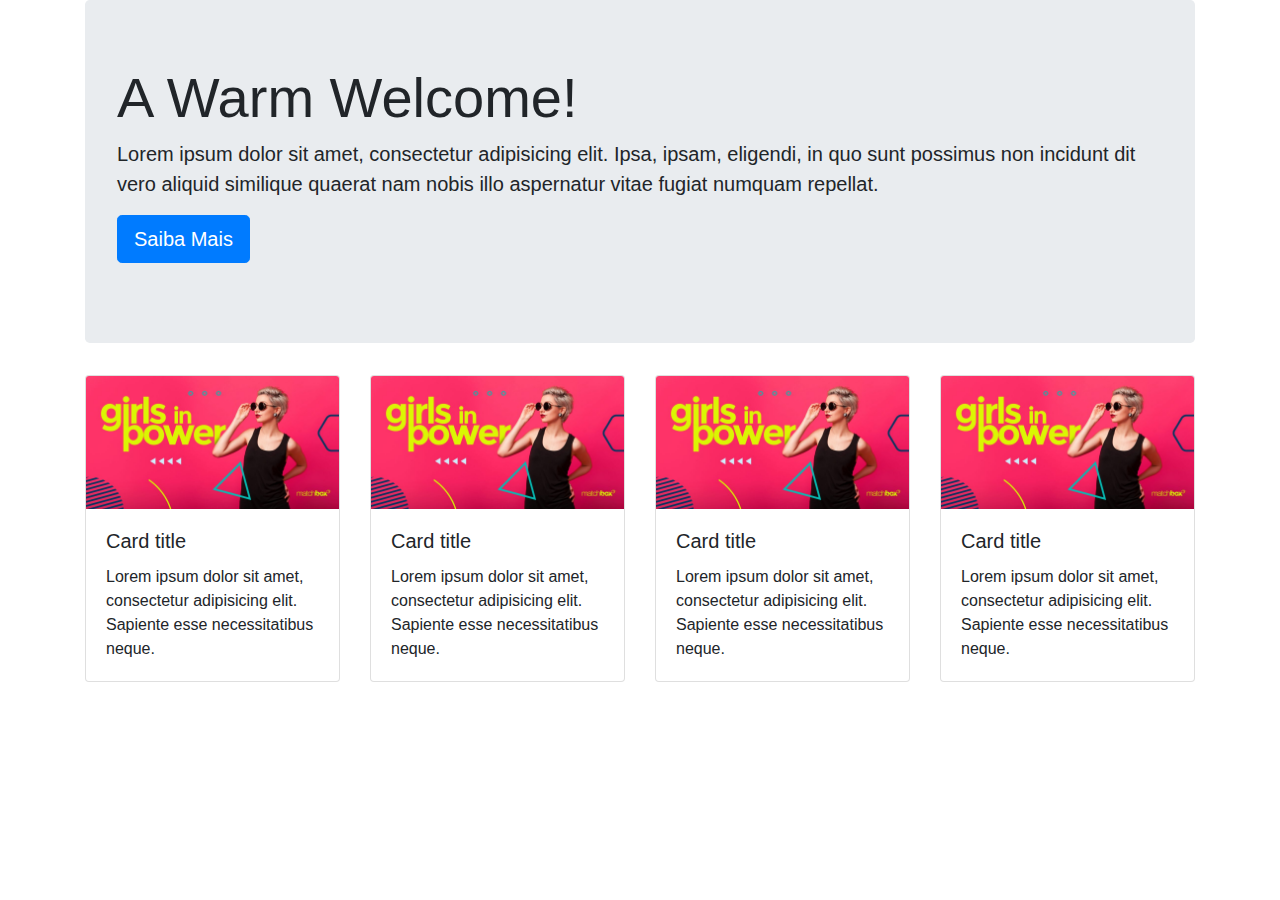
<file: exercicio1/index.html>
<!DOCTYPE html>

<html lang="en">
    

    <head>
        
        <title>Bootstrap Example</title>
        <meta charset="utf-8">
        <meta name="viewport" content="width=device-width, initial-scale=1">
        <link rel="stylesheet" href="https://maxcdn.bootstrapcdn.com/bootstrap/4.1.0/css/bootstrap.min.css">
        
    </head>
    
    
    <body>
        
        <div class="container">
            
            <div class="jumbotron"> 
            
                <h1 class="display-4">A Warm Welcome!</h1>
                
                <p class="lead">Lorem ipsum dolor sit amet, consectetur adipisicing elit. Ipsa, ipsam, eligendi, in quo sunt possimus non incidunt dit vero aliquid similique quaerat nam nobis illo aspernatur vitae fugiat numquam repellat.</p>
                <p class="lead"><a class="btn btn-primary btn-lg" href="#" role="button">Saiba Mais</a></p>
                
            </div>
            
            <div class="row">
                
                <div class="col-6 col-md-3">
                    <div class="card">
                        <img class="card-img-top" src="women.jpg">
                        <div class="card-body">
                            <h5 class="card-title">Card title</h5>
                            <p class="card-text">Lorem ipsum dolor sit amet, consectetur adipisicing elit. Sapiente esse necessitatibus neque.</p>
                        </div>
                    </div>
                </div>

                <div class="col-6 col-md-3">
                    <div class="card">
                        <img class="card-img-top" src="women.jpg">
                        <div class="card-body">
                            <h5 class="card-title">Card title</h5>
                            <p class="card-text">Lorem ipsum dolor sit amet, consectetur adipisicing elit. Sapiente esse necessitatibus neque.</p>
                        </div>
                    </div>
                </div>

                <div class="col-6 col-md-3">
                    <div class="card">
                        <img class="card-img-top" src="women.jpg">
                        <div class="card-body">
                            <h5 class="card-title">Card title</h5>
                            <p class="card-text">Lorem ipsum dolor sit amet, consectetur adipisicing elit. Sapiente esse necessitatibus neque.</p>
                        </div>
                    </div>
                </div>

                <div class="col-6 col-md-3">
                    <div class="card">
                        <img class="card-img-top" src="women.jpg">
                        <div class="card-body">
                            <h5 class="card-title">Card title</h5>
                            <p class="card-text">Lorem ipsum dolor sit amet, consectetur adipisicing elit. Sapiente esse necessitatibus neque.</p>
                        </div>
                    </div>
                </div>
                
            </div>
             
        </div>
    
    </body>
    

</html>
</file>
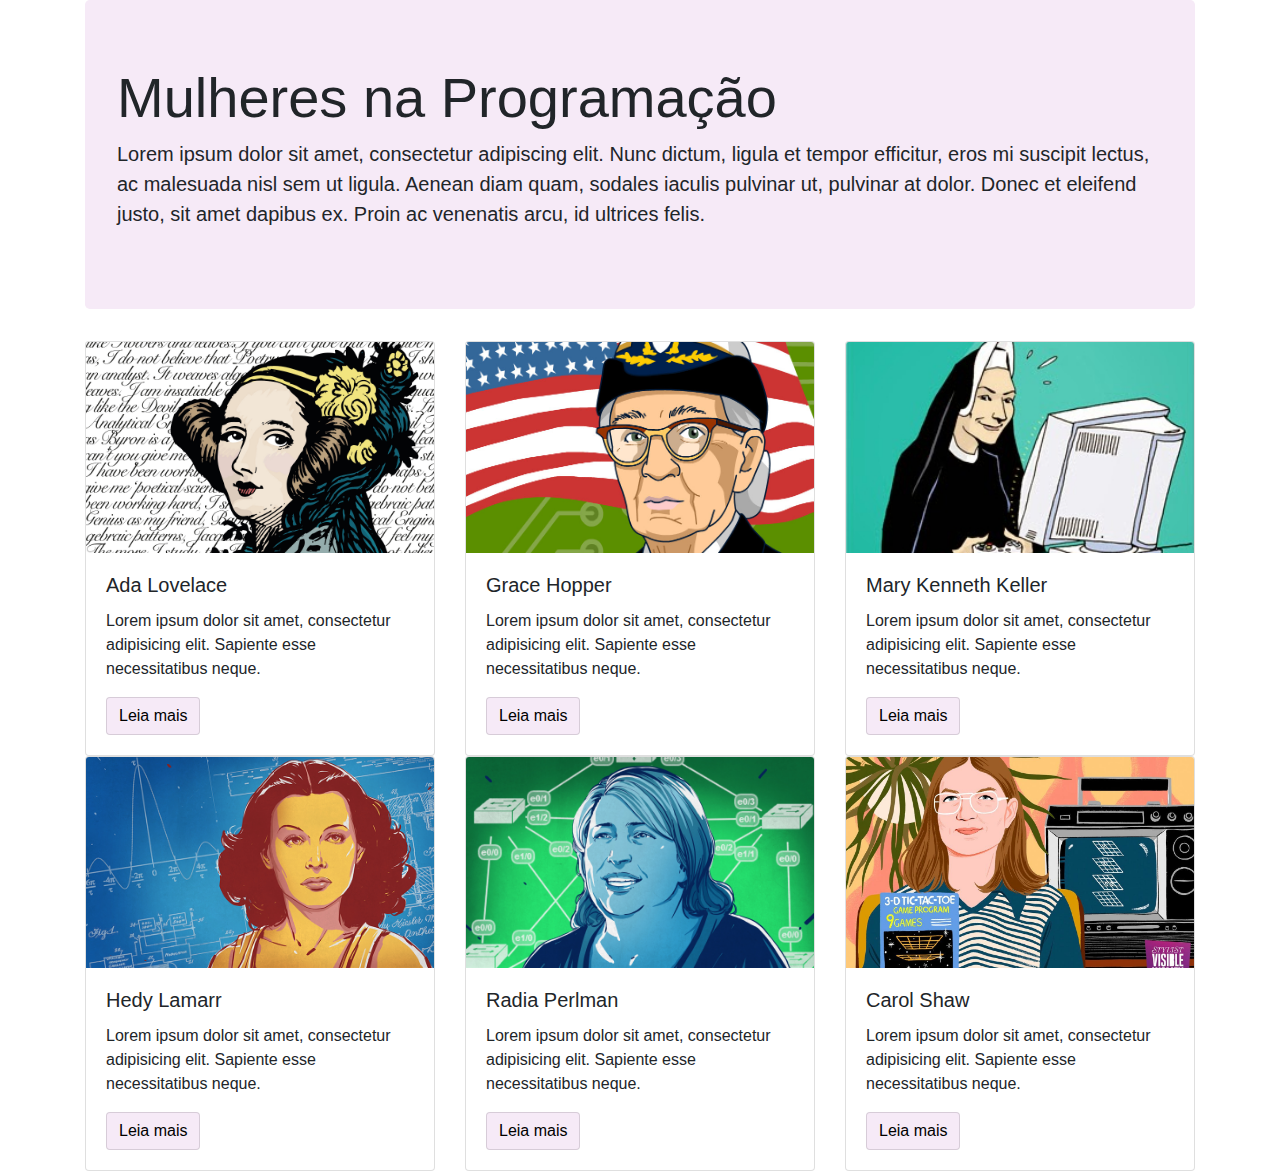
<file: exercicio2/index.html>
<!DOCTYPE html>

<html lang="en">
    

    <head>
        
        <title>Mulheres na Programação</title>
        <meta charset="utf-8">
        <meta name="viewport" content="width=device-width, initial-scale=1">
        <link rel="stylesheet" href="https://maxcdn.bootstrapcdn.com/bootstrap/4.1.0/css/bootstrap.min.css">
        <link rel="stylesheet" type="text/css" href="style.css">
                
    </head>
    
        <body>
        
        <div class="container">
            
            <div class="jumbotron"> 
            
                <h1 class="display-4">Mulheres na Programação</h1>
                
                <p class="lead">Lorem ipsum dolor sit amet, consectetur adipiscing elit. Nunc dictum, ligula et tempor efficitur, eros mi suscipit lectus, ac malesuada nisl sem ut ligula. Aenean diam quam, sodales iaculis pulvinar ut, pulvinar at dolor. Donec et eleifend justo, sit amet dapibus ex. Proin ac venenatis arcu, id ultrices felis.</p>
                
            </div>
            
            <div class="row">
                
                <div class="col-6 col-md-4">
                    <div class="card">
                        <img class="card-img-top" src="img/ada.jpg">
                        <div class="card-body">
                            <h5 class="card-title">Ada Lovelace</h5>
                            <p class="card-text">Lorem ipsum dolor sit amet, consectetur adipisicing elit. Sapiente esse necessitatibus neque.</p>
                            <a href="#" class="btn btn-primary">Leia mais</a>
                        </div>
                    </div>
                </div>

                <div class="col-6 col-md-4">
                    <div class="card">
                        <img class="card-img-top" src="img/grace.jpg">
                        <div class="card-body">
                            <h5 class="card-title">Grace Hopper</h5>
                            <p class="card-text">Lorem ipsum dolor sit amet, consectetur adipisicing elit. Sapiente esse necessitatibus neque.</p>
                            <a href="#" class="btn btn-primary">Leia mais</a>
                        </div>
                    </div>
                </div>
                
                <div class="col-6 col-md-4">
                    <div class="card">
                        <img class="card-img-top" src="img/mary.jpg">
                        <div class="card-body">
                            <h5 class="card-title">Mary Kenneth Keller</h5>
                            <p class="card-text">Lorem ipsum dolor sit amet, consectetur adipisicing elit. Sapiente esse necessitatibus neque.</p>
                            <a href="#" class="btn btn-primary">Leia mais</a>
                        </div>
                    </div>
                </div>
                
            
            
                <div class="col-6 col-md-4">
                    <div class="card">
                        <img class="card-img-top" src="img/hedy.jpg">
                        <div class="card-body">
                            <h5 class="card-title">Hedy Lamarr</h5>
                            <p class="card-text">Lorem ipsum dolor sit amet, consectetur adipisicing elit. Sapiente esse necessitatibus neque.</p>
                            <a href="#" class="btn btn-primary">Leia mais</a>
                        </div>
                    </div>
                </div>

                
                <div class="col-6 col-md-4">
                    <div class="card">
                        <img class="card-img-top" src="img/radia.jpg">
                        <div class="card-body">
                            <h5 class="card-title">Radia Perlman</h5>
                            <p class="card-text">Lorem ipsum dolor sit amet, consectetur adipisicing elit. Sapiente esse necessitatibus neque.</p>
                            <a href="#" class="btn btn-primary">Leia mais</a>
                        </div>
                    </div>
                </div>
                
                <div class="col-6 col-md-4">
                    <div class="card">
                        <img class="card-img-top" src="img/carol.jpg">
                        <div class="card-body">
                            <h5 class="card-title">Carol Shaw</h5>
                            <p class="card-text">Lorem ipsum dolor sit amet, consectetur adipisicing elit. Sapiente esse necessitatibus neque.</p>
                            <a href="#" class="btn btn-primary">Leia mais</a>
                        </div>
                    </div>
                </div>
                
            </div>
        
    
    </body>
    

</html>
</file>
<file: exercicio2/style.css>
.jumbotron {
    background-color: #f6eaf7;
}

.btn-primary {
    background-color: #f6eaf7;
    border-color: rgba(0, 0, 0, .125);
    color: #000;
}

.btn-primary:hover {
    background-color: #f6eaf7;
    border-color: #f6eaf7;
    color: #000;
}
</file>
